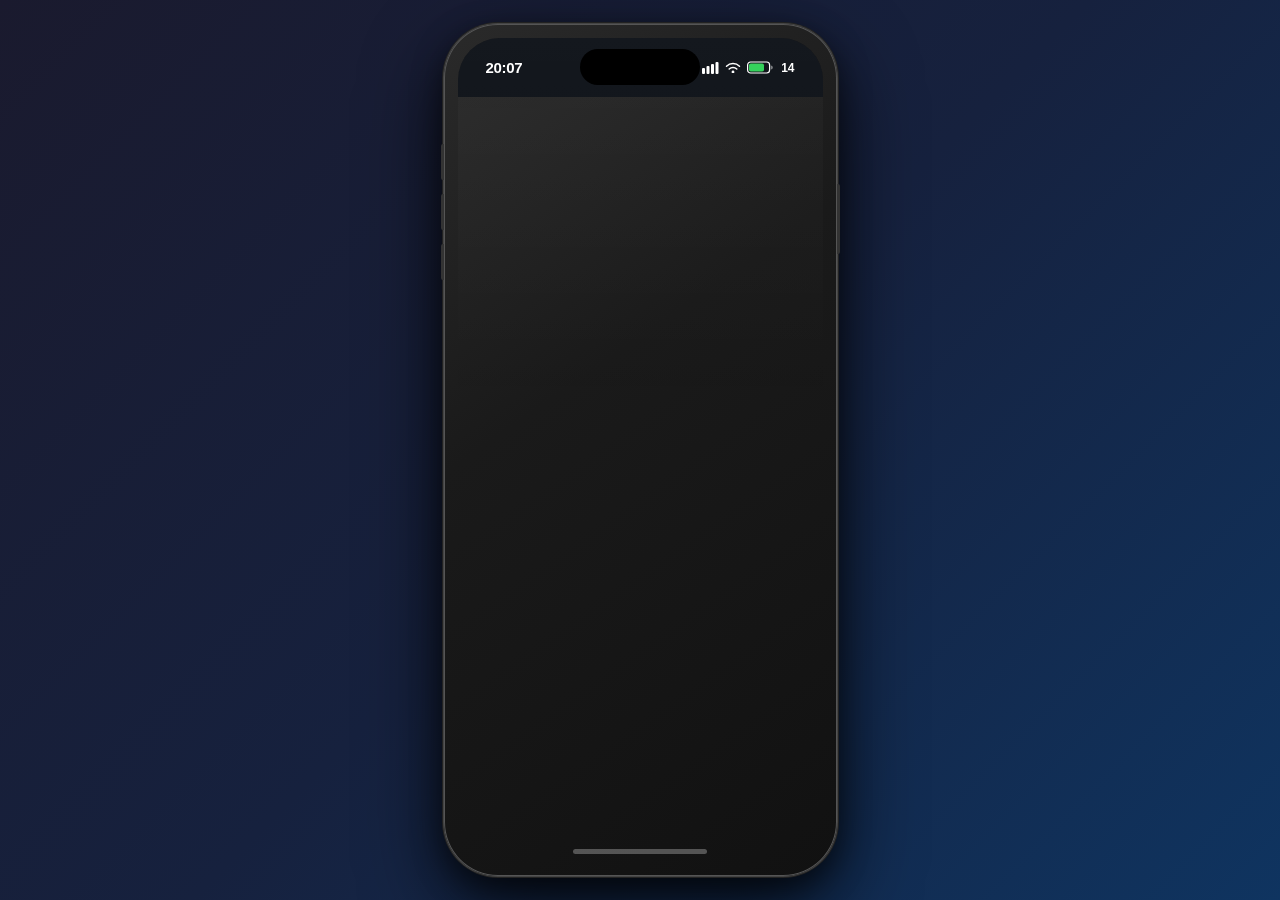
<file: iphone-preview.html>
<!DOCTYPE html>
<html>
<head>
<meta charset="UTF-8">
<style>
  * { margin: 0; padding: 0; box-sizing: border-box; }

  body {
    background: linear-gradient(135deg, #1a1a2e 0%, #16213e 50%, #0f3460 100%);
    display: flex;
    justify-content: center;
    align-items: center;
    min-height: 100vh;
    font-family: -apple-system, BlinkMacSystemFont, sans-serif;
  }

  .phone {
    position: relative;
    width: 393px;
    height: 852px;
    background: linear-gradient(145deg, #2a2a2a 0%, #1a1a1a 40%, #111 100%);
    border-radius: 54px;
    box-shadow:
      0 0 0 1px #444,
      0 0 0 2px #222,
      inset 0 0 0 1px #555,
      0 30px 80px rgba(0,0,0,0.8),
      0 10px 30px rgba(0,0,0,0.5);
    padding: 14px;
  }

  .phone::before {
    content: '';
    position: absolute;
    left: -3px;
    top: 120px;
    width: 3px;
    height: 36px;
    background: #333;
    border-radius: 2px 0 0 2px;
    box-shadow: 0 50px 0 #333, 0 100px 0 #333;
  }
  .phone::after {
    content: '';
    position: absolute;
    right: -3px;
    top: 160px;
    width: 3px;
    height: 70px;
    background: #333;
    border-radius: 0 2px 2px 0;
  }

  .screen-wrap {
    width: 100%;
    height: 100%;
    border-radius: 42px;
    overflow: hidden;
    position: relative;
    display: flex;
    flex-direction: column;
  }

  /* Status bar — same bg as app (#0d1117), Dynamic Island blends in */
  .status-bar {
    flex-shrink: 0;
    height: 59px;
    background: #0d1117;
    display: flex;
    align-items: center;
    padding: 0 28px;
    position: relative;
  }

  .status-time {
    font-size: 15px;
    font-weight: 600;
    color: #fff;
    letter-spacing: -0.3px;
    flex: 1;
  }

  /* Dynamic Island — #000 on #0d1117, naturally blends */
  .dynamic-island {
    position: absolute;
    top: 11px;
    left: 50%;
    transform: translateX(-50%);
    width: 120px;
    height: 36px;
    background: #000;
    border-radius: 18px;
    z-index: 10;
  }

  .status-icons {
    display: flex;
    align-items: center;
    gap: 6px;
    flex: 1;
    justify-content: flex-end;
  }

  /* App iframe fills remaining space */
  .iframe-wrap {
    flex: 1;
    overflow: hidden;
    position: relative;
  }

  iframe {
    width: 100%;
    height: 100%;
    border: none;
    display: block;
  }

  .glare {
    position: absolute;
    top: 0; left: 0; right: 0;
    height: 45%;
    background: linear-gradient(180deg, rgba(255,255,255,0.03) 0%, transparent 100%);
    border-radius: 42px 42px 0 0;
    pointer-events: none;
    z-index: 5;
  }

  .home-bar {
    position: absolute;
    bottom: 8px;
    left: 50%;
    transform: translateX(-50%);
    width: 134px;
    height: 5px;
    background: rgba(255,255,255,0.28);
    border-radius: 3px;
    z-index: 10;
  }
</style>
</head>
<body>
  <div class="phone">
    <div class="screen-wrap">

      <div class="status-bar">
        <span class="status-time">20:07</span>
        <div class="dynamic-island"></div>
        <div class="status-icons">
          <svg width="17" height="12" viewBox="0 0 17 12" fill="#fff">
            <rect x="0"    y="6" width="3" height="6"  rx="1"/>
            <rect x="4.5"  y="4" width="3" height="8"  rx="1"/>
            <rect x="9"    y="2" width="3" height="10" rx="1"/>
            <rect x="13.5" y="0" width="3" height="12" rx="1"/>
          </svg>
          <svg width="16" height="11" viewBox="0 0 16 11" fill="none">
            <circle cx="8" cy="10" r="1.4" fill="#fff"/>
            <path d="M4.2 7a5.4 5.4 0 0 1 7.6 0"  stroke="#fff" stroke-width="1.5" stroke-linecap="round"/>
            <path d="M1.5 4.2a9.2 9.2 0 0 1 13 0" stroke="#fff" stroke-width="1.5" stroke-linecap="round"/>
          </svg>
          <svg width="27" height="13" viewBox="0 0 27 13" fill="none">
            <rect x="0.6" y="1" width="22" height="11" rx="3" stroke="#fff" stroke-width="1.2"/>
            <rect x="2" y="2.4" width="15" height="8.2" rx="1.8" fill="#30d158"/>
            <path d="M23.8 4.5v4a2 2 0 0 0 0-4z" fill="#fff" opacity="0.45"/>
          </svg>
          <span style="color:#fff;font-size:12px;font-weight:600;margin-left:1px">14</span>
        </div>
      </div>

      <div class="iframe-wrap">
        <iframe src="http://localhost:8765" scrolling="no"></iframe>
      </div>

      <div class="glare"></div>
      <div class="home-bar"></div>
    </div>
  </div>
</body>
</html>
</file>
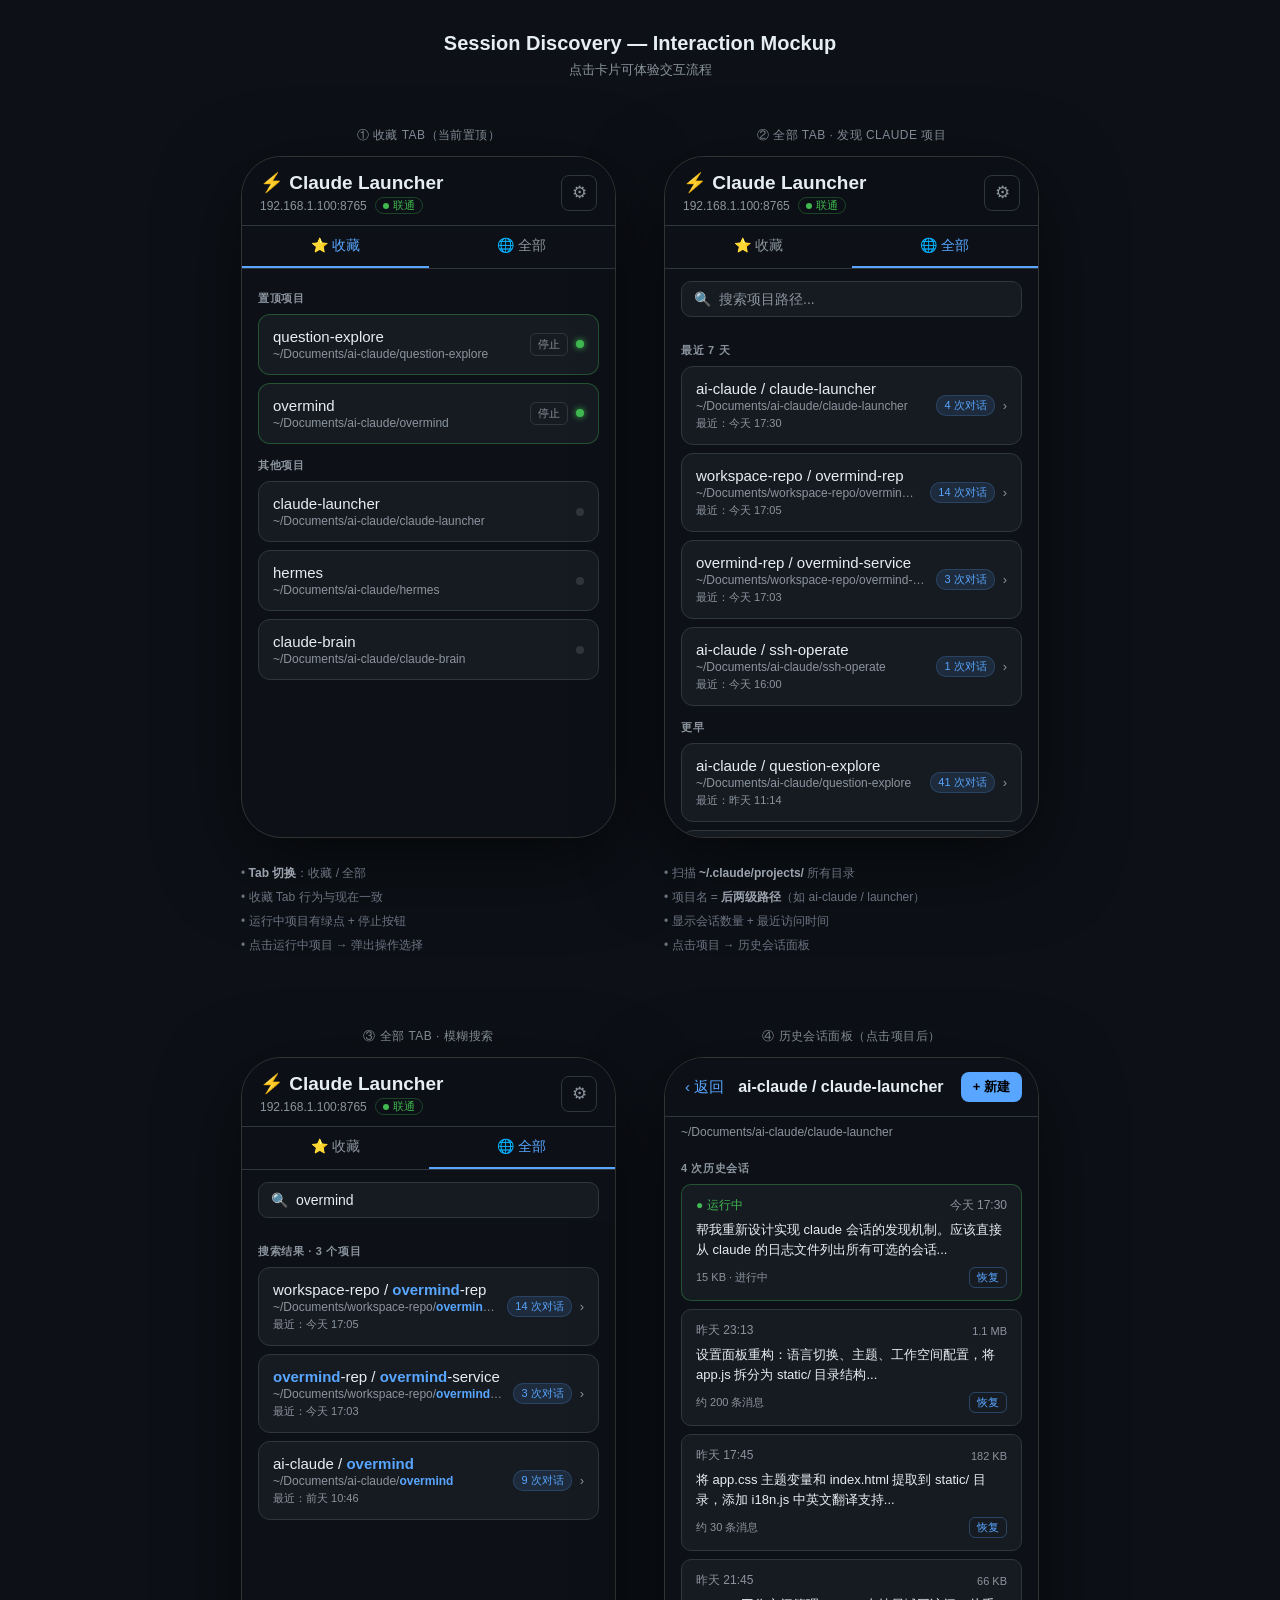
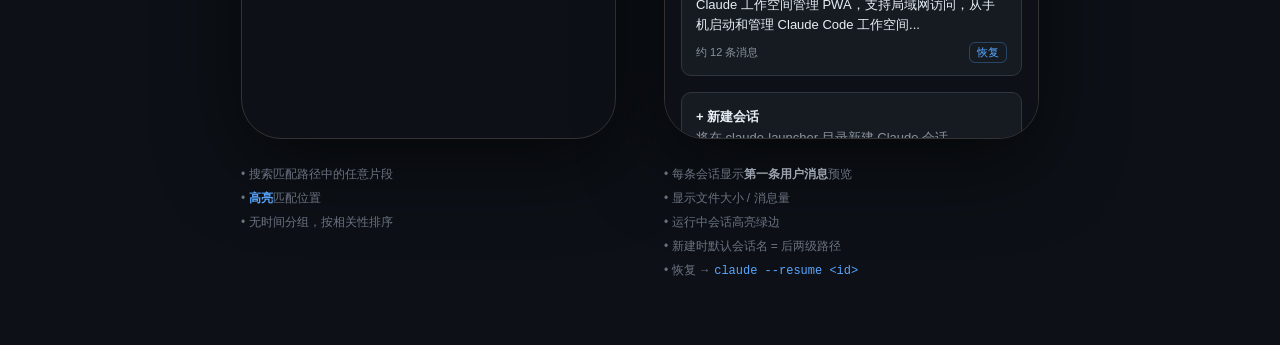
<file: docs/screenshots/mockup-session-discovery.html>
<!DOCTYPE html>
<html lang="zh">
<head>
<meta charset="UTF-8">
<meta name="viewport" content="width=device-width,initial-scale=1,viewport-fit=cover">
<title>Session Discovery — Mockup</title>
<style>
:root {
  --bg: #0d1117; --card: #161b22; --border: #30363d;
  --text: #e6edf3; --sub: #8b949e; --accent: #58a6ff;
  --green: #3fb950; --orange: #d29922; --red: #da3633;
  --radius: 12px;
}
* { box-sizing: border-box; margin: 0; padding: 0; }
body {
  font-family: -apple-system, BlinkMacSystemFont, "SF Pro Text", sans-serif;
  background: var(--bg); color: var(--text);
  min-height: 100dvh;
}

/* Phone frame */
.frame-wrap {
  display: flex; gap: 48px; padding: 40px;
  align-items: flex-start; justify-content: center;
  flex-wrap: wrap;
}
.frame {
  width: 375px; background: var(--bg);
  border-radius: 40px; overflow: hidden;
  border: 1px solid #333; position: relative;
  box-shadow: 0 24px 80px rgba(0,0,0,.6);
}
.frame-label {
  text-align: center; font-size: 12px; color: var(--sub);
  margin-bottom: 12px; font-weight: 500; letter-spacing: .04em;
  text-transform: uppercase;
}

/* Header */
header {
  position: sticky; top: 0; z-index: 10;
  background: rgba(13,17,23,0.95); backdrop-filter: blur(14px);
  padding: 14px 18px 11px; border-bottom: 1px solid var(--border);
  display: flex; justify-content: space-between; align-items: center;
}
header h1 { font-size: 19px; font-weight: 600; }
.header-meta { display: flex; align-items: center; gap: 8px; margin-top: 3px; }
.header-sub { font-size: 12px; color: var(--sub); }
.net-pill {
  font-size: 11px; padding: 2px 7px; border-radius: 20px;
  border: 1px solid rgba(63,185,80,.3); display: inline-flex;
  align-items: center; gap: 4px; line-height: 1; color: var(--green);
}
.net-pill .dot { width: 6px; height: 6px; border-radius: 50%; background: var(--green); }
.gear-btn {
  background: none; border: 1px solid var(--border); border-radius: 8px;
  color: var(--sub); width: 36px; height: 36px; font-size: 17px;
  cursor: pointer; display: flex; align-items: center; justify-content: center;
}

/* Tab bar */
.tab-bar {
  display: flex; border-bottom: 1px solid var(--border);
  background: var(--bg); position: sticky; top: 61px; z-index: 9;
}
.tab {
  flex: 1; padding: 11px; text-align: center; font-size: 14px;
  color: var(--sub); cursor: pointer; border-bottom: 2px solid transparent;
  font-weight: 500; transition: color .15s, border-color .15s;
}
.tab.active { color: var(--accent); border-bottom-color: var(--accent); }

/* Search bar */
.search-wrap {
  padding: 12px 16px 4px; position: sticky; top: 105px; z-index: 8;
  background: var(--bg);
}
.search-box {
  display: flex; align-items: center; gap: 8px;
  background: var(--card); border: 1px solid var(--border);
  border-radius: 10px; padding: 9px 12px;
}
.search-box input {
  flex: 1; background: none; border: none; outline: none;
  font-size: 14px; color: var(--text); font-family: inherit;
}
.search-box input::placeholder { color: var(--sub); }
.search-icon { color: var(--sub); font-size: 14px; flex-shrink: 0; }

/* Main */
main { padding: 8px 16px 80px; max-width: 100%; }
.section-label {
  font-size: 11px; font-weight: 600; color: var(--sub);
  text-transform: uppercase; letter-spacing: .06em;
  margin: 14px 0 8px;
}

/* Card */
.card {
  background: var(--card); border: 1px solid var(--border);
  border-radius: var(--radius); padding: 13px 14px;
  margin-bottom: 8px; display: flex;
  justify-content: space-between; align-items: center;
  cursor: pointer; transition: border-color .15s;
  user-select: none;
}
.card:active { border-color: var(--accent); }
.card.running { border-color: rgba(63,185,80,.35); }
.card-left { flex: 1; min-width: 0; margin-right: 10px; }
.card-name { font-size: 15px; font-weight: 500; white-space: nowrap; overflow: hidden; text-overflow: ellipsis; }
.card-path { font-size: 12px; color: var(--sub); margin-top: 2px; white-space: nowrap; overflow: hidden; text-overflow: ellipsis; }
.card-meta { font-size: 11px; color: var(--sub); margin-top: 3px; }
.card-right { display: flex; align-items: center; gap: 8px; flex-shrink: 0; }
.status-dot { width: 8px; height: 8px; border-radius: 50%; }
.status-dot.on  { background: var(--green); box-shadow: 0 0 6px var(--green); }
.status-dot.off { background: var(--border); }
.stop-btn {
  background: none; border: 1px solid var(--border); border-radius: 6px;
  color: var(--sub); font-size: 11px; padding: 3px 7px; cursor: pointer;
  line-height: 1.4;
}

/* Session count badge */
.session-count {
  font-size: 11px; padding: 2px 7px; border-radius: 10px;
  background: rgba(88,166,255,.12); color: var(--accent);
  border: 1px solid rgba(88,166,255,.2); white-space: nowrap;
}
.chevron { color: var(--sub); font-size: 13px; }

/* Session panel (slide-in from right) */
.session-panel-overlay {
  display: none; position: absolute; inset: 0; z-index: 50;
  background: rgba(0,0,0,.5); backdrop-filter: blur(2px);
}
.session-panel-overlay.show { display: block; }
.session-panel {
  position: absolute; top: 0; right: 0; bottom: 0; width: 100%;
  background: var(--bg); transform: translateX(100%);
  transition: transform .28s cubic-bezier(0.32, 0.72, 0, 1);
  overflow-y: auto;
}
.session-panel-overlay.show .session-panel { transform: translateX(0); }

.panel-header {
  padding: 14px 16px; border-bottom: 1px solid var(--border);
  display: flex; align-items: center; gap: 10px;
  position: sticky; top: 0; background: var(--bg); z-index: 5;
}
.back-btn {
  background: none; border: none; color: var(--accent);
  font-size: 15px; cursor: pointer; padding: 4px; display: flex; align-items: center; gap: 4px;
}
.panel-title { font-size: 16px; font-weight: 600; flex: 1; min-width: 0; overflow: hidden; text-overflow: ellipsis; white-space: nowrap; }
.new-session-btn {
  background: var(--accent); color: #000; border: none;
  border-radius: 8px; font-size: 13px; font-weight: 600;
  padding: 6px 12px; cursor: pointer; white-space: nowrap;
}

.panel-path {
  padding: 8px 16px 0; font-size: 12px; color: var(--sub);
}

.session-list { padding: 8px 16px 32px; }
.session-item {
  background: var(--card); border: 1px solid var(--border);
  border-radius: 10px; padding: 12px 14px; margin-bottom: 8px;
  cursor: pointer; transition: border-color .15s;
}
.session-item:active { border-color: var(--accent); }
.session-item-top {
  display: flex; justify-content: space-between; align-items: center;
  margin-bottom: 6px;
}
.session-date { font-size: 12px; color: var(--sub); }
.session-preview {
  font-size: 13px; color: var(--text);
  line-height: 1.5; overflow: hidden;
  display: -webkit-box; -webkit-line-clamp: 2; -webkit-box-orient: vertical;
}
.session-footer {
  display: flex; justify-content: space-between; align-items: center;
  margin-top: 8px;
}
.session-size { font-size: 11px; color: var(--sub); }
.resume-tag {
  font-size: 11px; padding: 2px 7px; border-radius: 6px;
  border: 1px solid rgba(88,166,255,.3); color: var(--accent);
}

/* Match highlight */
.hl { color: var(--accent); font-weight: 600; }

/* Page scroll container */
.page { height: 680px; overflow-y: auto; position: relative; }

/* Overlay for bottom-sheet modal */
.overlay {
  display: none; position: absolute; inset: 0;
  background: rgba(0,0,0,.55); backdrop-filter: blur(4px);
  z-index: 100; align-items: flex-end; justify-content: center;
}
.overlay.show { display: flex; }
.modal {
  background: var(--card); border: 1px solid var(--border);
  border-radius: 20px 20px 0 0; width: 100%;
  padding: 24px 20px 28px;
}
.modal h2 { font-size: 17px; font-weight: 600; margin-bottom: 6px; }
.modal p  { font-size: 14px; color: var(--sub); margin-bottom: 18px; line-height: 1.5; }
.btn {
  display: block; width: 100%; padding: 14px; border: none;
  border-radius: var(--radius); font-size: 16px; font-weight: 500;
  cursor: pointer; margin-bottom: 10px;
}
.btn-primary { background: var(--accent); color: #000; }
.btn-secondary { background: var(--card); border: 1px solid var(--border); color: var(--text); }
.btn-danger  { background: var(--red); color: #fff; }
.btn-cancel  { background: var(--border); color: var(--text); }

/* Annotation arrows */
.annotations {
  position: relative; padding: 20px 0;
}
.ann {
  font-size: 12px; color: #6b7280; line-height: 1.5;
  margin: 6px 0;
}
.ann strong { color: #9ca3af; }
</style>
</head>
<body>

<div style="text-align:center;padding:32px 0 8px">
  <h2 style="font-size:20px;font-weight:600;color:#e6edf3">Session Discovery — Interaction Mockup</h2>
  <p style="font-size:13px;color:#8b949e;margin-top:6px">点击卡片可体验交互流程</p>
</div>

<div class="frame-wrap">

  <!-- ── Frame 1: 收藏 Tab ── -->
  <div>
    <div class="frame-label">① 收藏 Tab（当前置顶）</div>
    <div class="frame">
      <div class="page" id="page1">
        <header>
          <div>
            <h1>⚡ Claude Launcher</h1>
            <div class="header-meta">
              <span class="header-sub">192.168.1.100:8765</span>
              <span class="net-pill"><span class="dot"></span>联通</span>
            </div>
          </div>
          <button class="gear-btn">⚙</button>
        </header>

        <div class="tab-bar">
          <div class="tab active">⭐ 收藏</div>
          <div class="tab" onclick="switchToFrame2()">🌐 全部</div>
        </div>

        <main>
          <div class="section-label">置顶项目</div>

          <div class="card running" onclick="openModal('page1')">
            <div class="card-left">
              <div class="card-name">question-explore</div>
              <div class="card-path">~/Documents/ai-claude/question-explore</div>
            </div>
            <div class="card-right">
              <button class="stop-btn">停止</button>
              <div class="status-dot on"></div>
            </div>
          </div>

          <div class="card running">
            <div class="card-left">
              <div class="card-name">overmind</div>
              <div class="card-path">~/Documents/ai-claude/overmind</div>
            </div>
            <div class="card-right">
              <button class="stop-btn">停止</button>
              <div class="status-dot on"></div>
            </div>
          </div>

          <div class="section-label">其他项目</div>

          <div class="card">
            <div class="card-left">
              <div class="card-name">claude-launcher</div>
              <div class="card-path">~/Documents/ai-claude/claude-launcher</div>
            </div>
            <div class="card-right">
              <div class="status-dot off"></div>
            </div>
          </div>

          <div class="card">
            <div class="card-left">
              <div class="card-name">hermes</div>
              <div class="card-path">~/Documents/ai-claude/hermes</div>
            </div>
            <div class="card-right">
              <div class="status-dot off"></div>
            </div>
          </div>

          <div class="card">
            <div class="card-left">
              <div class="card-name">claude-brain</div>
              <div class="card-path">~/Documents/ai-claude/claude-brain</div>
            </div>
            <div class="card-right">
              <div class="status-dot off"></div>
            </div>
          </div>
        </main>

        <!-- Modal -->
        <div class="overlay" id="modal-page1">
          <div class="modal">
            <h2>question-explore</h2>
            <p>该项目已有运行中的会话，选择操作：</p>
            <button class="btn btn-primary" onclick="closeModal('page1')">继续使用现有会话</button>
            <button class="btn btn-danger"  onclick="closeModal('page1')">终止并新建会话</button>
            <button class="btn btn-cancel"  onclick="closeModal('page1')">取消</button>
          </div>
        </div>
      </div><!-- /page1 -->
    </div>
    <div class="annotations">
      <div class="ann">• <strong>Tab 切换</strong>：收藏 / 全部</div>
      <div class="ann">• 收藏 Tab 行为与现在一致</div>
      <div class="ann">• 运行中项目有绿点 + 停止按钮</div>
      <div class="ann">• 点击运行中项目 → 弹出操作选择</div>
    </div>
  </div>

  <!-- ── Frame 2: 全部 Tab（搜索前）── -->
  <div>
    <div class="frame-label">② 全部 Tab · 发现 Claude 项目</div>
    <div class="frame">
      <div class="page" id="page2">
        <header>
          <div>
            <h1>⚡ Claude Launcher</h1>
            <div class="header-meta">
              <span class="header-sub">192.168.1.100:8765</span>
              <span class="net-pill"><span class="dot"></span>联通</span>
            </div>
          </div>
          <button class="gear-btn">⚙</button>
        </header>

        <div class="tab-bar">
          <div class="tab">⭐ 收藏</div>
          <div class="tab active">🌐 全部</div>
        </div>

        <div class="search-wrap">
          <div class="search-box">
            <span class="search-icon">🔍</span>
            <input type="text" placeholder="搜索项目路径..." id="search-input"
              oninput="handleSearch(this.value)">
          </div>
        </div>

        <main id="project-list">
          <div class="section-label">最近 7 天</div>

          <div class="card" onclick="openSessionPanel('page2', 'claude-launcher', 'ai-claude/claude-launcher', '~/Documents/ai-claude/claude-launcher', 4)">
            <div class="card-left">
              <div class="card-name">ai-claude / claude-launcher</div>
              <div class="card-path">~/Documents/ai-claude/claude-launcher</div>
              <div class="card-meta">最近：今天 17:30</div>
            </div>
            <div class="card-right">
              <span class="session-count">4 次对话</span>
              <span class="chevron">›</span>
            </div>
          </div>

          <div class="card" onclick="openSessionPanel('page2', 'overmind-rep', 'workspace-repo/overmind-rep', '~/Documents/workspace-repo/overmind-rep', 14)">
            <div class="card-left">
              <div class="card-name">workspace-repo / overmind-rep</div>
              <div class="card-path">~/Documents/workspace-repo/overmind-rep</div>
              <div class="card-meta">最近：今天 17:05</div>
            </div>
            <div class="card-right">
              <span class="session-count">14 次对话</span>
              <span class="chevron">›</span>
            </div>
          </div>

          <div class="card" onclick="openSessionPanel('page2', 'overmind-service', 'overmind-rep/overmind-service', '~/Documents/workspace-repo/overmind-rep/overmind-service', 3)">
            <div class="card-left">
              <div class="card-name">overmind-rep / overmind-service</div>
              <div class="card-path">~/Documents/workspace-repo/overmind-rep/overmind-service</div>
              <div class="card-meta">最近：今天 17:03</div>
            </div>
            <div class="card-right">
              <span class="session-count">3 次对话</span>
              <span class="chevron">›</span>
            </div>
          </div>

          <div class="card">
            <div class="card-left">
              <div class="card-name">ai-claude / ssh-operate</div>
              <div class="card-path">~/Documents/ai-claude/ssh-operate</div>
              <div class="card-meta">最近：今天 16:00</div>
            </div>
            <div class="card-right">
              <span class="session-count">1 次对话</span>
              <span class="chevron">›</span>
            </div>
          </div>

          <div class="section-label">更早</div>

          <div class="card">
            <div class="card-left">
              <div class="card-name">ai-claude / question-explore</div>
              <div class="card-path">~/Documents/ai-claude/question-explore</div>
              <div class="card-meta">最近：昨天 11:14</div>
            </div>
            <div class="card-right">
              <span class="session-count">41 次对话</span>
              <span class="chevron">›</span>
            </div>
          </div>

          <div class="card">
            <div class="card-left">
              <div class="card-name">ai-claude / report-center</div>
              <div class="card-path">~/Documents/ai-claude/report-center</div>
              <div class="card-meta">最近：昨天 21:51</div>
            </div>
            <div class="card-right">
              <span class="session-count">7 次对话</span>
              <span class="chevron">›</span>
            </div>
          </div>

          <div class="card">
            <div class="card-left">
              <div class="card-name">ai-claude / multica</div>
              <div class="card-path">~/Documents/ai-claude/multica</div>
              <div class="card-meta">最近：前天 11:53</div>
            </div>
            <div class="card-right">
              <span class="session-count">17 次对话</span>
              <span class="chevron">›</span>
            </div>
          </div>
        </main>

        <!-- Session panel overlay -->
        <div class="session-panel-overlay" id="session-panel-page2">
          <div class="session-panel">
            <div class="panel-header">
              <button class="back-btn" onclick="closeSessionPanel('page2')">‹ 返回</button>
              <div class="panel-title" id="panel-title-page2">项目名</div>
              <button class="new-session-btn" onclick="closeSessionPanel('page2')">+ 新建</button>
            </div>
            <div class="panel-path" id="panel-path-page2"></div>
            <div class="session-list" id="session-list-page2"></div>
          </div>
        </div>
      </div><!-- /page2 -->
    </div>
    <div class="annotations">
      <div class="ann">• 扫描 <strong>~/.claude/projects/</strong> 所有目录</div>
      <div class="ann">• 项目名 = <strong>后两级路径</strong>（如 ai-claude / launcher）</div>
      <div class="ann">• 显示会话数量 + 最近访问时间</div>
      <div class="ann">• 点击项目 → 历史会话面板</div>
    </div>
  </div>

  <!-- ── Frame 3: 全部 Tab（搜索中）── -->
  <div>
    <div class="frame-label">③ 全部 Tab · 模糊搜索</div>
    <div class="frame">
      <div class="page">
        <header>
          <div>
            <h1>⚡ Claude Launcher</h1>
            <div class="header-meta">
              <span class="header-sub">192.168.1.100:8765</span>
              <span class="net-pill"><span class="dot"></span>联通</span>
            </div>
          </div>
          <button class="gear-btn">⚙</button>
        </header>

        <div class="tab-bar">
          <div class="tab">⭐ 收藏</div>
          <div class="tab active">🌐 全部</div>
        </div>

        <div class="search-wrap">
          <div class="search-box">
            <span class="search-icon">🔍</span>
            <input type="text" value="overmind" style="color:var(--text)">
          </div>
        </div>

        <main>
          <div class="section-label">搜索结果 · 3 个项目</div>

          <div class="card">
            <div class="card-left">
              <div class="card-name">workspace-repo / <span class="hl">overmind</span>-rep</div>
              <div class="card-path">~/Documents/workspace-repo/<span class="hl">overmind</span>-rep</div>
              <div class="card-meta">最近：今天 17:05</div>
            </div>
            <div class="card-right">
              <span class="session-count">14 次对话</span>
              <span class="chevron">›</span>
            </div>
          </div>

          <div class="card">
            <div class="card-left">
              <div class="card-name"><span class="hl">overmind</span>-rep / <span class="hl">overmind</span>-service</div>
              <div class="card-path">~/Documents/workspace-repo/<span class="hl">overmind</span>-rep/<span class="hl">overmind</span>-service</div>
              <div class="card-meta">最近：今天 17:03</div>
            </div>
            <div class="card-right">
              <span class="session-count">3 次对话</span>
              <span class="chevron">›</span>
            </div>
          </div>

          <div class="card">
            <div class="card-left">
              <div class="card-name">ai-claude / <span class="hl">overmind</span></div>
              <div class="card-path">~/Documents/ai-claude/<span class="hl">overmind</span></div>
              <div class="card-meta">最近：前天 10:46</div>
            </div>
            <div class="card-right">
              <span class="session-count">9 次对话</span>
              <span class="chevron">›</span>
            </div>
          </div>
        </main>
      </div>
    </div>
    <div class="annotations">
      <div class="ann">• 搜索匹配路径中的任意片段</div>
      <div class="ann">• <strong style="color:var(--accent)">高亮</strong>匹配位置</div>
      <div class="ann">• 无时间分组，按相关性排序</div>
    </div>
  </div>

  <!-- ── Frame 4: 历史会话面板 ── -->
  <div>
    <div class="frame-label">④ 历史会话面板（点击项目后）</div>
    <div class="frame">
      <div class="page">
        <div style="background:var(--bg)">
          <div class="panel-header" style="position:sticky;top:0;background:var(--bg);z-index:5">
            <button class="back-btn">‹ 返回</button>
            <div class="panel-title">ai-claude / claude-launcher</div>
            <button class="new-session-btn">+ 新建</button>
          </div>
          <div class="panel-path">~/Documents/ai-claude/claude-launcher</div>

          <div class="session-list">
            <div class="section-label" style="margin-top:14px">4 次历史会话</div>

            <!-- Session 1 - most recent -->
            <div class="session-item" style="border-color: rgba(63,185,80,.35)">
              <div class="session-item-top">
                <span style="font-size:12px;color:var(--green);font-weight:500">● 运行中</span>
                <span class="session-date">今天 17:30</span>
              </div>
              <div class="session-preview">帮我重新设计实现 claude 会话的发现机制。应该直接从 claude 的日志文件列出所有可选的会话...</div>
              <div class="session-footer">
                <span class="session-size">15 KB · 进行中</span>
                <span class="resume-tag">恢复</span>
              </div>
            </div>

            <div class="session-item">
              <div class="session-item-top">
                <span class="session-date">昨天 23:13</span>
                <span class="session-size">1.1 MB</span>
              </div>
              <div class="session-preview">设置面板重构：语言切换、主题、工作空间配置，将 app.js 拆分为 static/ 目录结构...</div>
              <div class="session-footer">
                <span style="font-size:11px;color:var(--sub)">约 200 条消息</span>
                <span class="resume-tag">恢复</span>
              </div>
            </div>

            <div class="session-item">
              <div class="session-item-top">
                <span class="session-date">昨天 17:45</span>
                <span class="session-size">182 KB</span>
              </div>
              <div class="session-preview">将 app.css 主题变量和 index.html 提取到 static/ 目录，添加 i18n.js 中英文翻译支持...</div>
              <div class="session-footer">
                <span style="font-size:11px;color:var(--sub)">约 30 条消息</span>
                <span class="resume-tag">恢复</span>
              </div>
            </div>

            <div class="session-item">
              <div class="session-item-top">
                <span class="session-date">昨天 21:45</span>
                <span class="session-size">66 KB</span>
              </div>
              <div class="session-preview">Claude 工作空间管理 PWA，支持局域网访问，从手机启动和管理 Claude Code 工作空间...</div>
              <div class="session-footer">
                <span style="font-size:11px;color:var(--sub)">约 12 条消息</span>
                <span class="resume-tag">恢复</span>
              </div>
            </div>

            <div style="margin-top:16px;padding:14px;background:var(--card);border:1px solid var(--border);border-radius:10px;font-size:13px;color:var(--sub);line-height:1.6">
              <strong style="color:var(--text)">+ 新建会话</strong><br>
              将在 claude-launcher 目录新建 Claude 会话<br>
              会话名：<code style="color:var(--accent)">ai-claude/claude-launcher</code>
            </div>
          </div>
        </div>
      </div>
    </div>
    <div class="annotations">
      <div class="ann">• 每条会话显示<strong>第一条用户消息</strong>预览</div>
      <div class="ann">• 显示文件大小 / 消息量</div>
      <div class="ann">• 运行中会话高亮绿边</div>
      <div class="ann">• 新建时默认会话名 = 后两级路径</div>
      <div class="ann">• 恢复 → <code style="color:var(--accent)">claude --resume &lt;id&gt;</code></div>
    </div>
  </div>

</div><!-- /frame-wrap -->

<script>
// Frame 1 modal
function openModal(pageId) {
  document.getElementById('modal-' + pageId).classList.add('show');
}
function closeModal(pageId) {
  document.getElementById('modal-' + pageId).classList.remove('show');
}

// Session panel
const sessionData = {
  'claude-launcher': [
    { date: '今天 17:30', preview: '帮我重新设计实现 claude 会话的发现机制。应该直接从 claude 的日志文件列出所有可选的会话...', size: '15 KB', msgs: '进行中', running: true },
    { date: '昨天 23:13', preview: '设置面板重构：语言切换、主题、工作空间配置，将 app.js 拆分为 static/ 目录结构...', size: '1.1 MB', msgs: '约 200 条' },
    { date: '昨天 17:45', preview: '将 app.css 主题变量提取到 static/，添加 i18n.js 中英文翻译支持，重构服务器入口...', size: '182 KB', msgs: '约 30 条' },
    { date: '昨天 21:45', preview: 'Claude 工作空间管理 PWA，支持局域网访问，从手机启动和管理 Claude Code 工作空间...', size: '66 KB', msgs: '约 12 条' },
  ],
  'overmind-rep': [
    { date: '今天 17:05', preview: 'overmind 需求管理平台 API 接口规范提取，整理 Controller 层接口文档...', size: '240 KB', msgs: '约 45 条' },
    { date: '今天 14:22', preview: '修复工单列表分页查询性能问题，添加索引优化方案...', size: '88 KB', msgs: '约 20 条' },
    { date: '昨天 16:31', preview: 'PRD 审计：五维度检查需求文档，识别逻辑漏洞和等价类缺失...', size: '512 KB', msgs: '约 90 条' },
  ],
  'overmind-service': [
    { date: '今天 17:03', preview: 'Java Spring Boot 服务重构，梳理 Controller → Service → Repository 依赖层次...', size: '310 KB', msgs: '约 55 条' },
    { date: '昨天 09:18', preview: 'Sequelize migration 失败排查，生产数据库回滚方案...', size: '95 KB', msgs: '约 18 条' },
  ],
};

function openSessionPanel(pageId, key, displayName, path, count) {
  const overlay = document.getElementById('session-panel-' + pageId);
  document.getElementById('panel-title-' + pageId).textContent = displayName;
  document.getElementById('panel-path-' + pageId).textContent = path;

  const sessions = sessionData[key] || [];
  const listEl = document.getElementById('session-list-' + pageId);

  let html = `<div class="section-label" style="margin-top:14px">${sessions.length} 次历史会话</div>`;
  sessions.forEach(s => {
    const runningStyle = s.running ? 'border-color: rgba(63,185,80,.35)' : '';
    const statusLine = s.running
      ? `<span style="font-size:12px;color:var(--green);font-weight:500">● 运行中</span>`
      : `<span class="session-date">${s.date}</span>`;
    const dateRight = s.running
      ? `<span class="session-date">${s.date}</span>`
      : `<span class="session-size">${s.size}</span>`;
    html += `
      <div class="session-item" style="${runningStyle}">
        <div class="session-item-top">${statusLine}${dateRight}</div>
        <div class="session-preview">${s.preview}</div>
        <div class="session-footer">
          <span style="font-size:11px;color:var(--sub)">${s.msgs}</span>
          <span class="resume-tag">恢复</span>
        </div>
      </div>`;
  });

  const lastName = displayName.split('/').pop().trim();
  html += `
    <div style="margin-top:16px;padding:14px;background:var(--card);border:1px solid var(--border);border-radius:10px;font-size:13px;color:var(--sub);line-height:1.6">
      <strong style="color:var(--text)">+ 新建会话</strong><br>
      将在 ${lastName} 目录新建 Claude 会话<br>
      会话名：<code style="color:var(--accent)">${displayName}</code>
    </div>`;

  listEl.innerHTML = html;
  overlay.classList.add('show');
}

function closeSessionPanel(pageId) {
  document.getElementById('session-panel-' + pageId).classList.remove('show');
}

function switchToFrame2() {
  // Visual hint only in mockup
}
</script>
</body>
</html>
</file>
